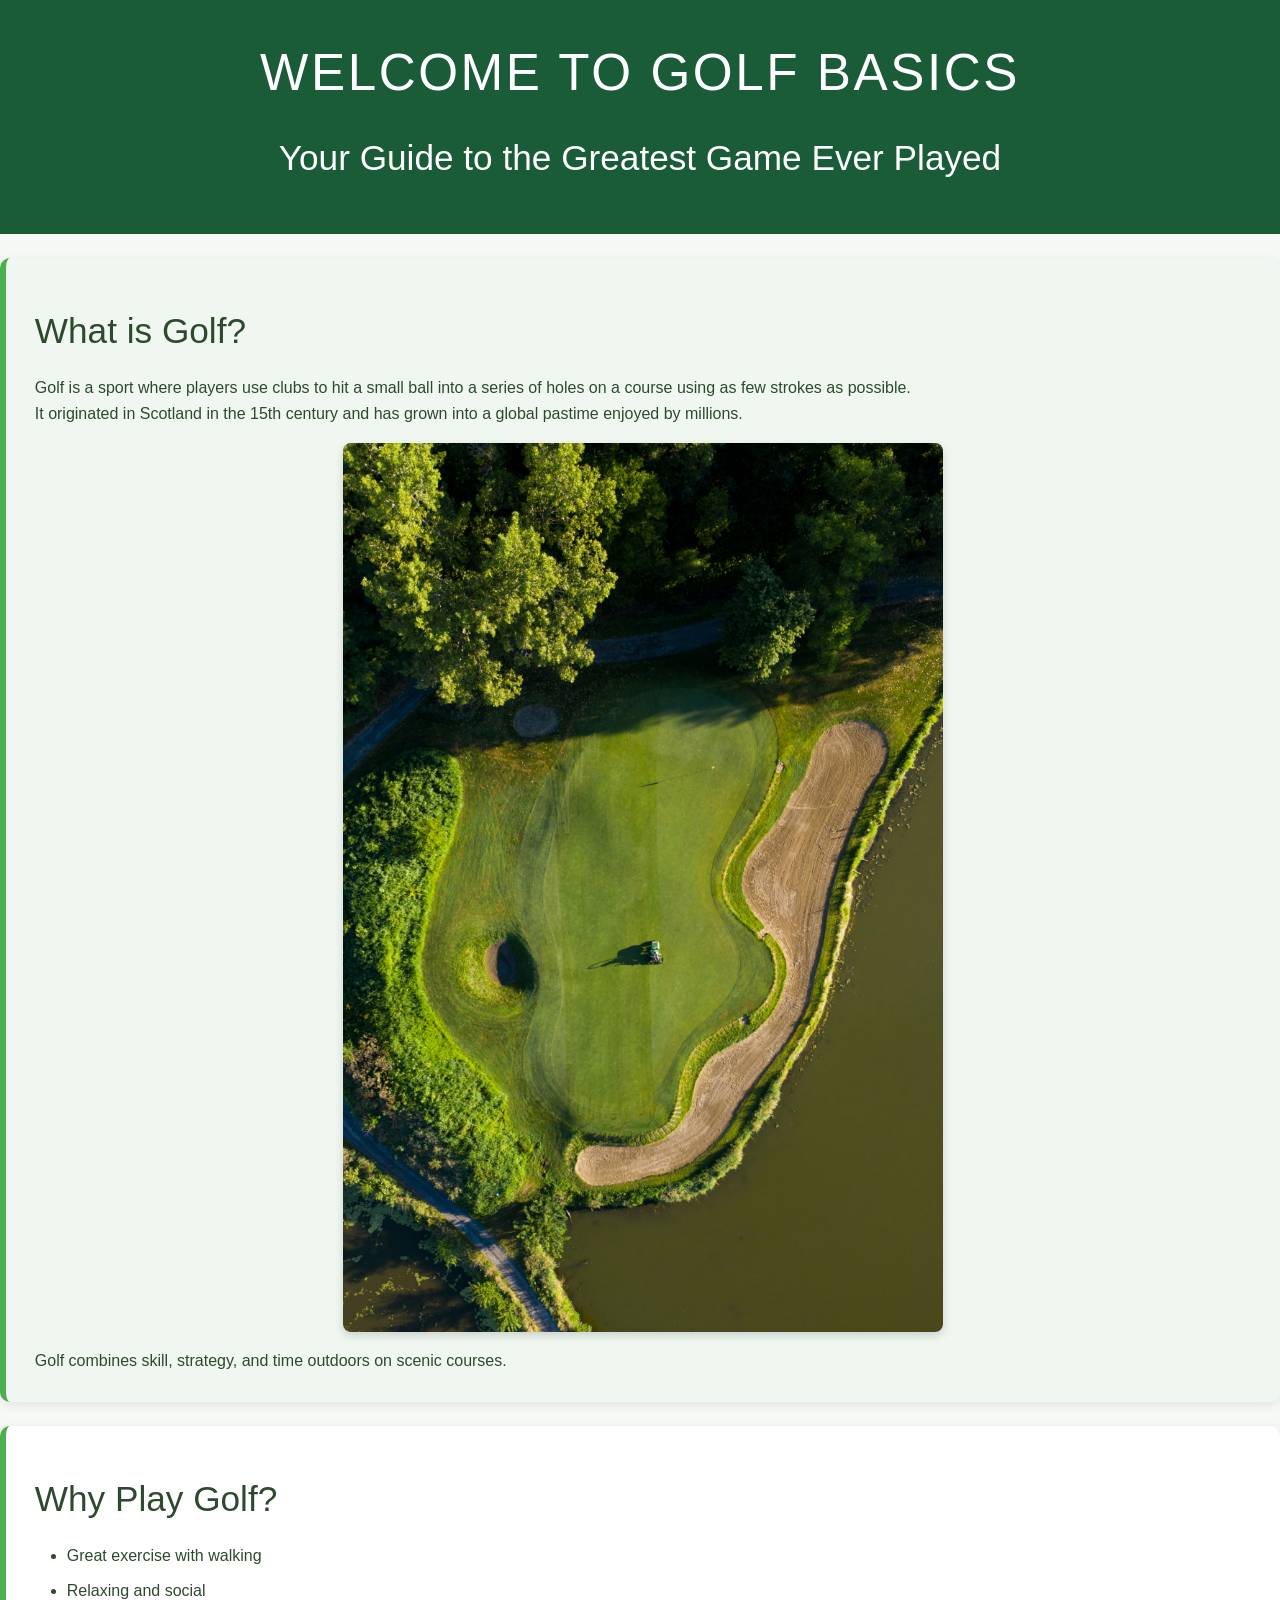
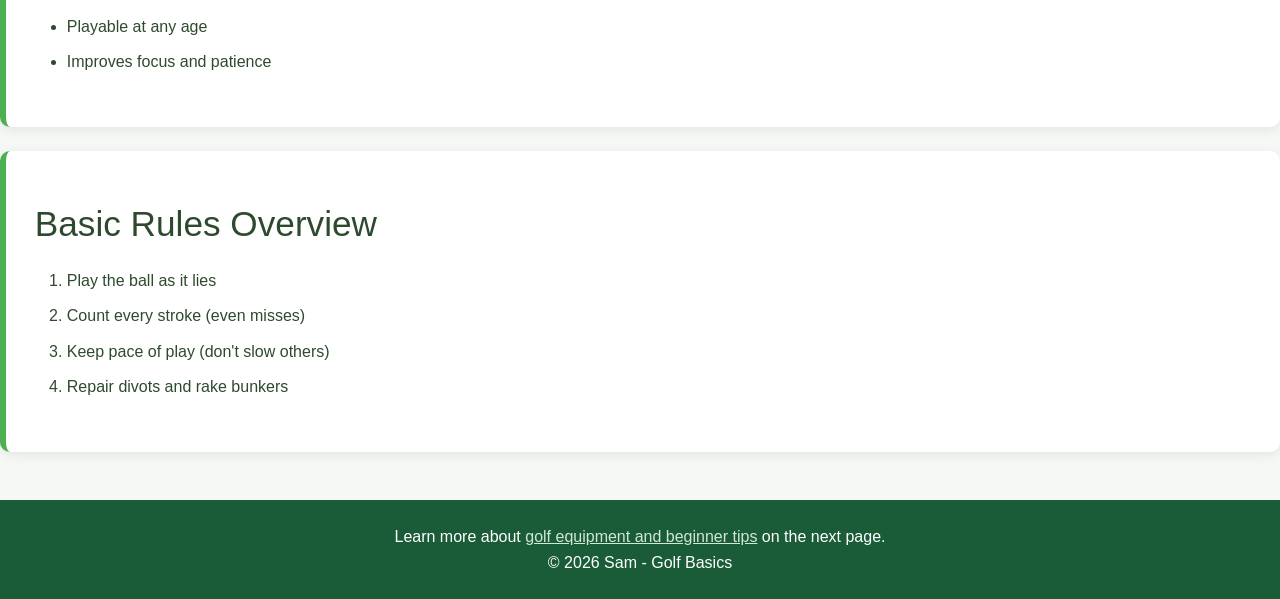
<file: index.html>
<!DOCTYPE html>
<html lang="en">
<head>
    <meta charset="UTF-8">
    <meta name="viewport" content="width=device-width, initial-scale=1.0">
    <title>Golf Basics - Home</title>
    <link rel="stylesheet" href="css/style.css">
</head>
<body>

    <!-- Header: Contains the main title for the page -->
    <header>
        <h1>Welcome to Golf Basics</h1>
        <h2>Your Guide to the Greatest Game Ever Played</h2>
    </header>
    <div class="container">

    <!-- Main: Primary content area with sections for organization -->
    <main>
        <section id="intro-section" class="section-highlight">
            <!-- Section for intro: Explains what golf is with paragraphs and image -->
            <h2>What is Golf?</h2>
            <p>Golf is a sport where players use clubs to hit a small ball into a series of holes on a course using as few strokes as possible.</p>
            <p>It originated in Scotland in the 15th century and has grown into a global pastime enjoyed by millions.</p>
            
            <!-- Image: Uses relative path from images folder, with alt for accessibility and width for sizing -->
            <img src="images/golf-green.jpg" alt="Beautiful golf green with red flagstick" width="600">
            
            <p>Golf combines skill, strategy, and time outdoors on scenic courses.</p>
        </section>

        <section class="section-highlight">
            <!-- Section for benefits: Unordered list of reasons to play -->
            <h2>Why Play Golf?</h2>
            <ul>
                <li>Great exercise with walking</li>
                <li>Relaxing and social</li>
                <li>Playable at any age</li>
                <li>Improves focus and patience</li>
            </ul>
        </section>

        <section class="section-highlight">
            <!-- Section for rules: Ordered list for step-like overview -->
            <h2>Basic Rules Overview</h2>
            <ol>
                <li>Play the ball as it lies</li>
                <li>Count every stroke (even misses)</li>
                <li>Keep pace of play (don't slow others)</li>
                <li>Repair divots and rake bunkers</li>
            </ol>
        </section>
    </main>
    </div>

    <!-- Footer: Contains copyright and internal link to the other page -->
    <footer>
        <p>Learn more about <a href="page2.html">golf equipment and beginner tips</a> on the next page.</p>
        <p>&copy; 2026 Sam - Golf Basics</p>
    </footer>

</body>
</html>
</file>
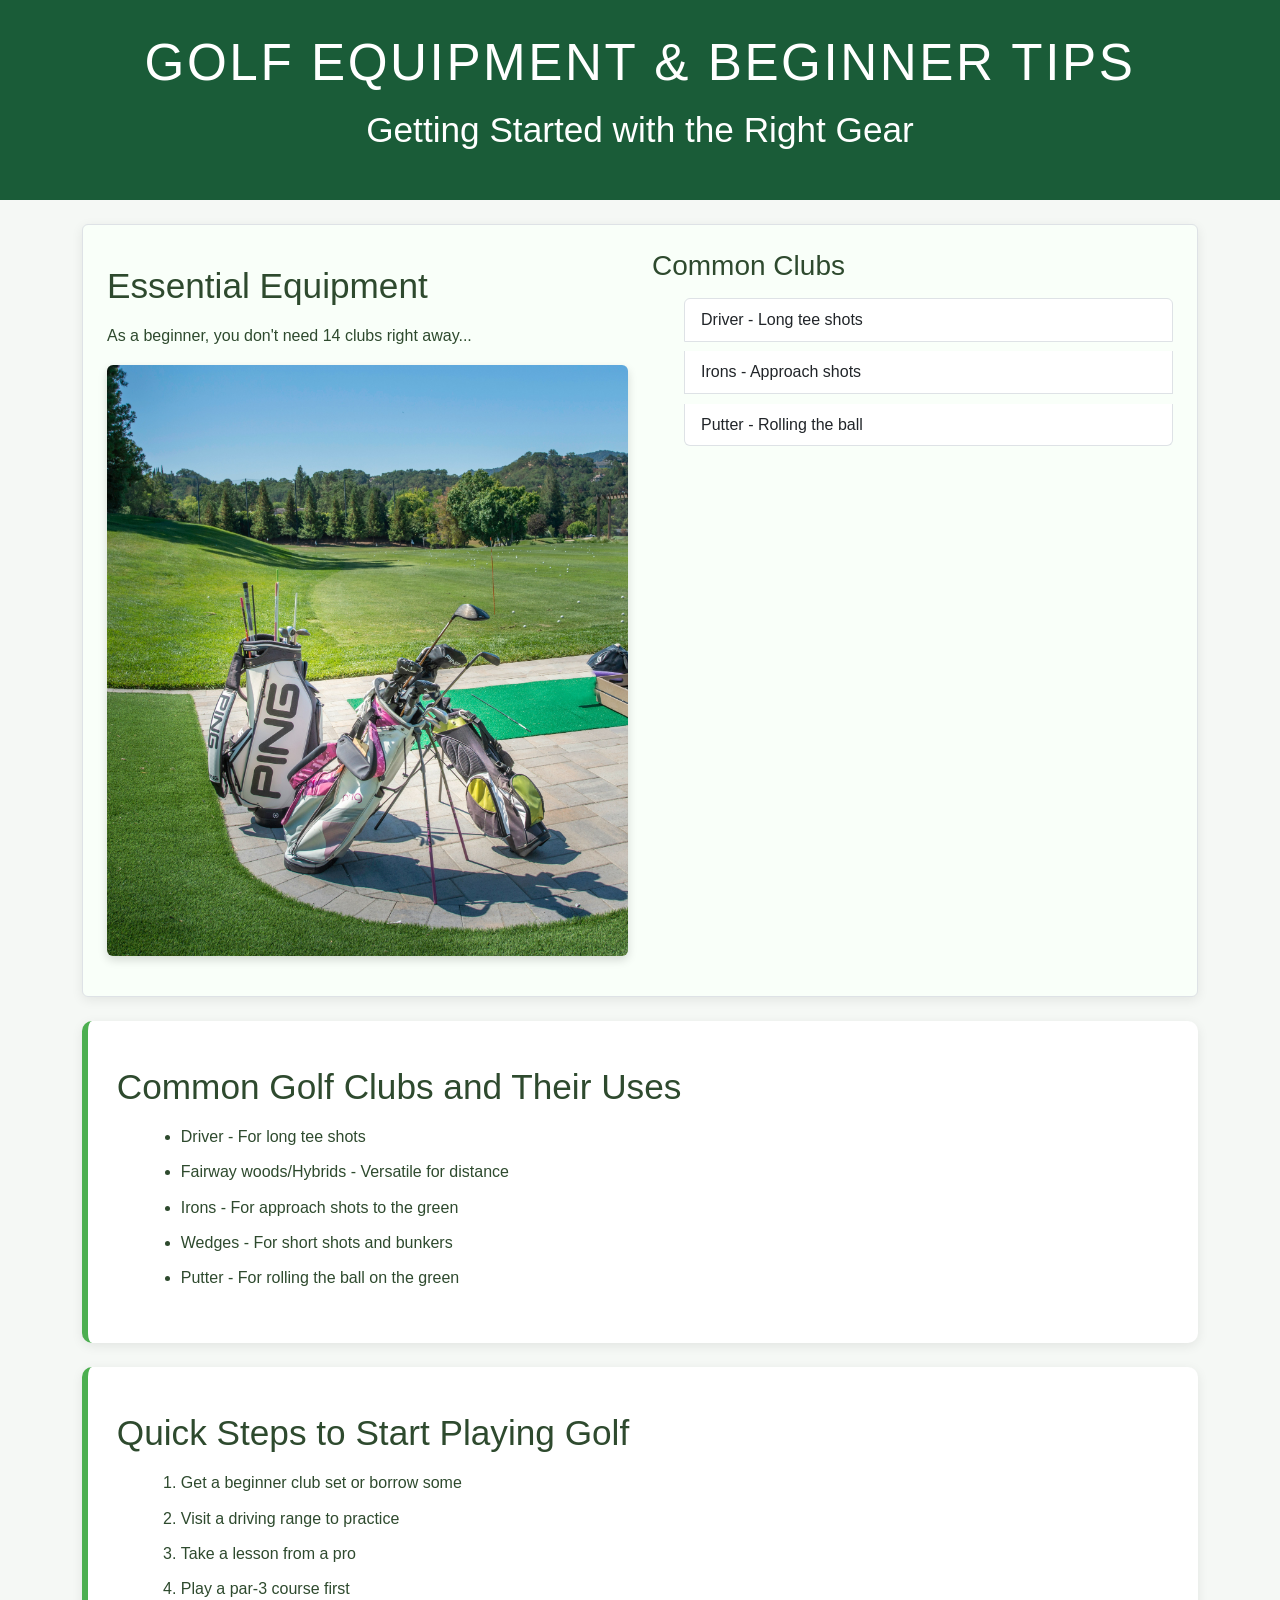
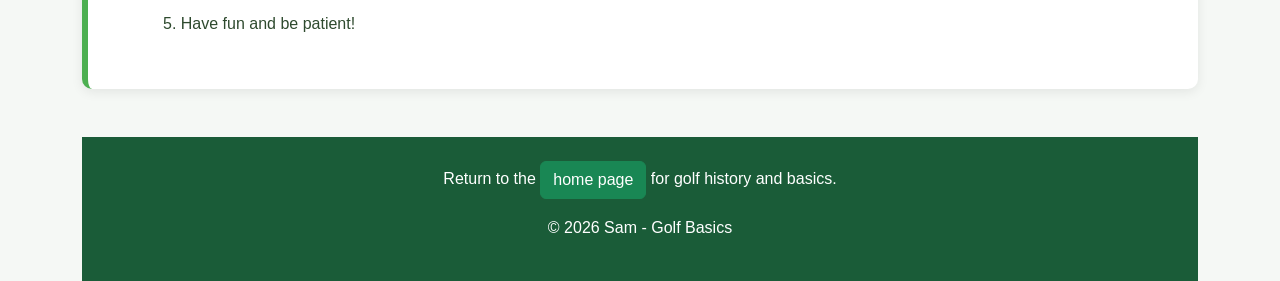
<file: page2.html>
<!DOCTYPE html>
<html lang="en">
<head>
    <meta charset="UTF-8">
    <meta name="viewport" content="width=device-width, initial-scale=1.0">
    <title>Golf Basics - Equipment & Tips</title>
    <link href="https://cdn.jsdelivr.net/npm/bootstrap@5.3.3/dist/css/bootstrap.min.css" rel="stylesheet">
    <link rel="stylesheet" href="css/style.css">
    <link rel="preconnect" href="https://fonts.googleapis.com">
    <link rel="preconnect" href="https://fonts.gstatic.com" crossorigin>
    <link href="https://fonts.googleapis.com/css2?family=Montserrat:wght@400;700&display=swap" rel="stylesheet">
</head>
<body>
    
    <!-- Header: Contains the main title for this page -->
    <header>
        <h1>Golf Equipment & Beginner Tips</h1>
        <h2>Getting Started with the Right Gear</h2>
    </header>
    <div class="container">

    <!-- Main: Primary content area with sections for organization -->
    <main>
        <section id="equipment-section" class="section-highlight p-4 mb-4 border rounded">
    <div class="row">
        <div class="col-md-6">
            <h2>Essential Equipment</h2>
            <p>As a beginner, you don't need 14 clubs right away...</p>
            <img src="images/golf-clubs.jpg" alt="Golf clubs" class="img-fluid rounded mt-3">
        </div>
        <div class="col-md-6">
            <h3>Common Clubs</h3>
                <ul class="list-group"> <li class="list-group-item">Driver - Long tee shots</li>
                    <li class="list-group-item">Irons - Approach shots</li>
                    <li class="list-group-item">Putter - Rolling the ball</li>
                </ul>
            </div>
        </div>
    </section>

        <section class="section-highlight">
            <!-- Section for clubs: Unordered list of types and uses -->
            <h2>Common Golf Clubs and Their Uses</h2>
            <ul>
                <li>Driver - For long tee shots</li>
                <li>Fairway woods/Hybrids - Versatile for distance</li>
                <li>Irons - For approach shots to the green</li>
                <li>Wedges - For short shots and bunkers</li>
                <li>Putter - For rolling the ball on the green</li>
            </ul>
        </section>

        <section class="section-highlight">
            <!-- Section for steps: Ordered list for beginner guide -->
            <h2>Quick Steps to Start Playing Golf</h2>
            <ol>
                <li>Get a beginner club set or borrow some</li>
                <li>Visit a driving range to practice</li>
                <li>Take a lesson from a pro</li>
                <li>Play a par-3 course first</li>
                <li>Have fun and be patient!</li>
            </ol>
        </section>
    </main>

    <!-- Footer: Contains copyright and internal link back to home -->
    <footer>
        <p>Return to the <a href="index.html" class="btn btn-success">home page</a> for golf history and basics.</p>
        <p>&copy; 2026 Sam - Golf Basics</p>
    </footer>
    </div>
</body>
</html>
</file>
<file: css/style.css>
/* style.css - Golf Basics Educational Website */
* {
    margin: 0;
    padding: 0;
    box-sizing: border-box;
}

/* 1. Tag-based selectors (applied to all matching elements) */
body {
    font-family: Arial, Helvetica, sans-serif;
    background-color: #f5f8f5;      /* very light green-gray - golf course feel */
    color: #2e4a2e;                 /* dark green-gray text */
    line-height: 1.6;
}

header {
    background-color: #1a5c38;      /* forest green header */
    color: white;
    text-align: center;
    padding: 2rem 1rem;
}

h1 {
    font-family: 'Bungee', cursive, Arial, Helvetica, sans-serif;  
    font-size: 3.2rem;          
    margin-bottom: 0.5rem;
    font-weight: 400;           
    letter-spacing: 0.05em;     
    text-transform: uppercase;  
}

h2 {
    font-family: 'Bungee', cursive, Arial, Helvetica, sans-serif;  
    font-size: 2.2rem;
    font-weight: 400;
    margin: 1rem 0;
}

img {
    max-width: 100%;
    height: auto;
    display: block;
    margin: 1.5rem auto;
    border-radius: 8px;
    box-shadow: 0 4px 10px rgba(0,0,0,0.15);
}

ul, ol {
    margin: 1rem 0 1.5rem 2rem;
}

li {
    margin-bottom: 0.6rem;
}

footer {
    background-color: #1a5c38;
    color: white;
    text-align: center;
    padding: 1.5rem;
    margin-top: 3rem;
}

a {
    color: #d0e8d5;                 /* light green for links */
    text-decoration: underline;
}

a:hover,
a:focus {
    outline: 3px solid #4CAF50;
    outline-offset: 2px;
    text-decoration: underline;
    color: #ffffff;
}

/* REFACTORED: Bootstrap handles the container width and centering now */
/*.container {
    max-width: 1100px;
    margin: 0 auto;
    padding: 0 1.5rem;
}
*/
.section-highlight {
    background-color: #ffffff;
    padding: 1.8rem;
    margin: 1.5rem 0;
    border-radius: 10px;
    box-shadow: 0 3px 12px rgba(0,0,0,0.08);
    border-left: 6px solid #4CAF50;    /* green accent bar */
}

.callout {
    background-color: #e8f5e9;
    padding: 1.2rem;
    border-left: 5px solid #4CAF50;
    margin: 1.5rem 0;
    font-style: italic;
}

/* 3. IDs (unique elements - at least two) */
#intro-section {
    background-color: #f0f7f0;
}

#equipment-section {
    background-color: #f9fff9;
}

/* REFACTORED: Bootstrap Grid (row/col) replaces this manual flexbox */
/*main {
    display: flex;
    flex-wrap: wrap;
    gap: 1.5rem;
    margin: 2rem 0;
}

main section {
    flex: 1 1 320px;                
    min-width: 0;                   
}
*/
@media (max-width: 768px) {
    body {
        font-size: 1.1rem;           
    }

    /*.container {
        padding: 0 1rem;
    }*/

    header h1 {
        font-size: 2.2rem;
    }

    header h2 {
        font-size: 1.5rem;
    }

    /*main {
        gap: 2rem;
    }*/

    img {
        margin: 1.5rem 0;
    }
}

main section img {
    margin: 1rem auto;
}
</file>
